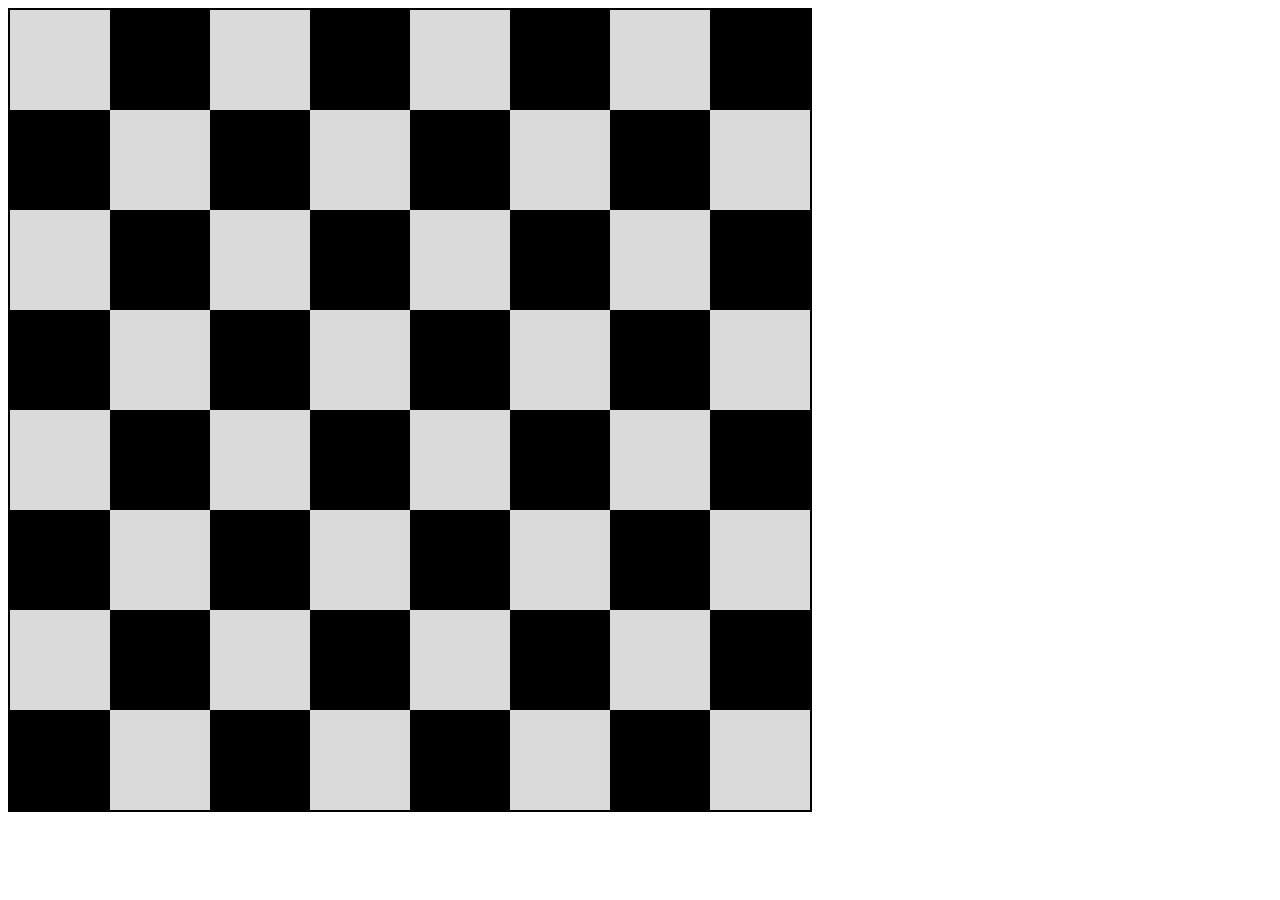
<file: 10.0 Display Grid [done]/index.html>
<!DOCTYPE html>
<html>

<head>
  <title>Chessboard</title>
  <style>
    /* Write your code here */
    /* Each square should be 100px by 100px */
    /* My colours for white: #f0d9b5, black: #b58863 */

    .container {
      display: grid;
      grid-template-columns: 1fr 1fr 1fr 1fr 1fr 1fr 1fr 1fr;
      grid-template-rows: 1fr 1fr 1fr 1fr 1fr 1fr 1fr 1fr;
      width: 800px;
      border: 2px solid black;
    }

    .white, .black {
      width: 100px;
      height: 100px;
    }
    .white {
      background-color: rgb(218, 218, 218);
    }

    .black {
      background-color: black;
    }
  </style>
</head>

<body>
  <div class="container">
    <div class="white"></div>
    <div class="black"></div>
    <div class="white"></div>
    <div class="black"></div>
    <div class="white"></div>
    <div class="black"></div>
    <div class="white"></div>
    <div class="black"></div>
    <div class="black"></div>
    <div class="white"></div>
    <div class="black"></div>
    <div class="white"></div>
    <div class="black"></div>
    <div class="white"></div>
    <div class="black"></div>
    <div class="white"></div>
    <div class="white"></div>
    <div class="black"></div>
    <div class="white"></div>
    <div class="black"></div>
    <div class="white"></div>
    <div class="black"></div>
    <div class="white"></div>
    <div class="black"></div>
    <div class="black"></div>
    <div class="white"></div>
    <div class="black"></div>
    <div class="white"></div>
    <div class="black"></div>
    <div class="white"></div>
    <div class="black"></div>
    <div class="white"></div>
    <div class="white"></div>
    <div class="black"></div>
    <div class="white"></div>
    <div class="black"></div>
    <div class="white"></div>
    <div class="black"></div>
    <div class="white"></div>
    <div class="black"></div>
    <div class="black"></div>
    <div class="white"></div>
    <div class="black"></div>
    <div class="white"></div>
    <div class="black"></div>
    <div class="white"></div>
    <div class="black"></div>
    <div class="white"></div>
    <div class="white"></div>
    <div class="black"></div>
    <div class="white"></div>
    <div class="black"></div>
    <div class="white"></div>
    <div class="black"></div>
    <div class="white"></div>
    <div class="black"></div>
    <div class="black"></div>
    <div class="white"></div>
    <div class="black"></div>
    <div class="white"></div>
    <div class="black"></div>
    <div class="white"></div>
    <div class="black"></div>
    <div class="white"></div>
  </div>
</body>

</html>
</file>
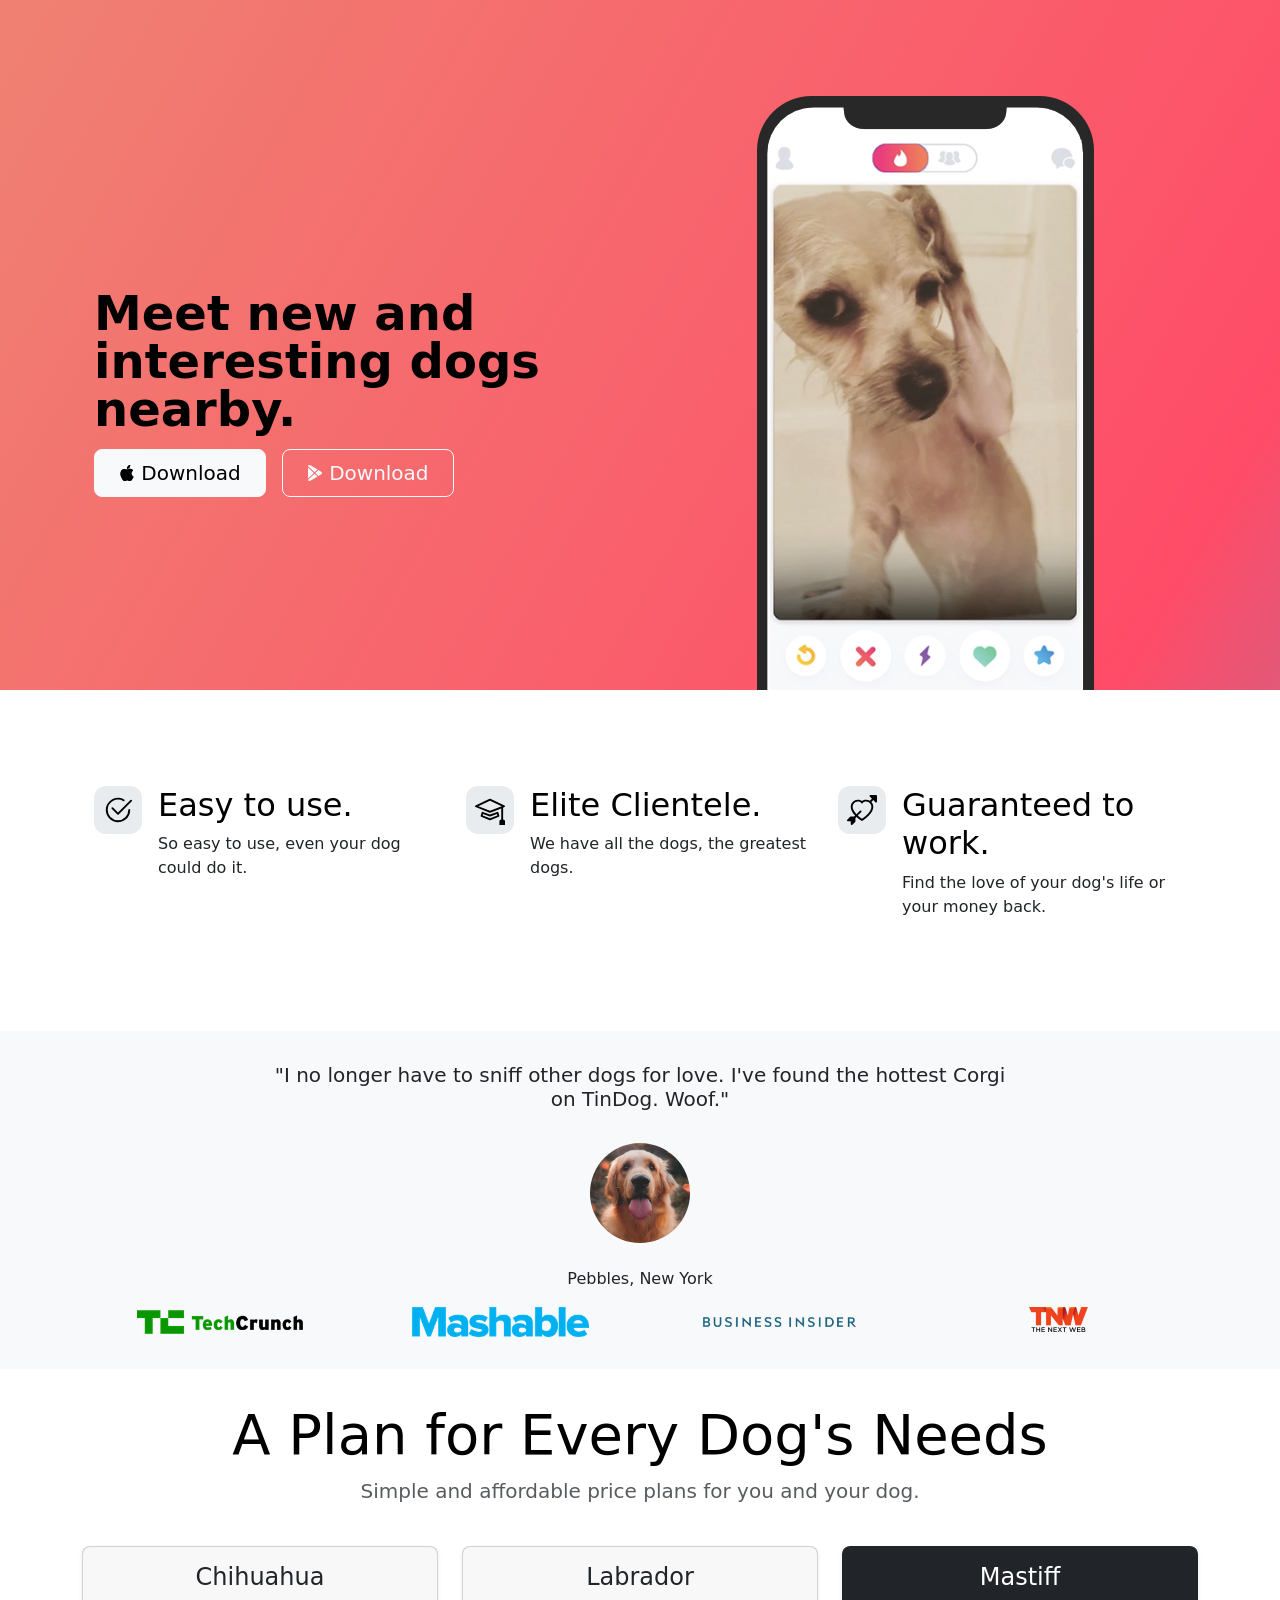
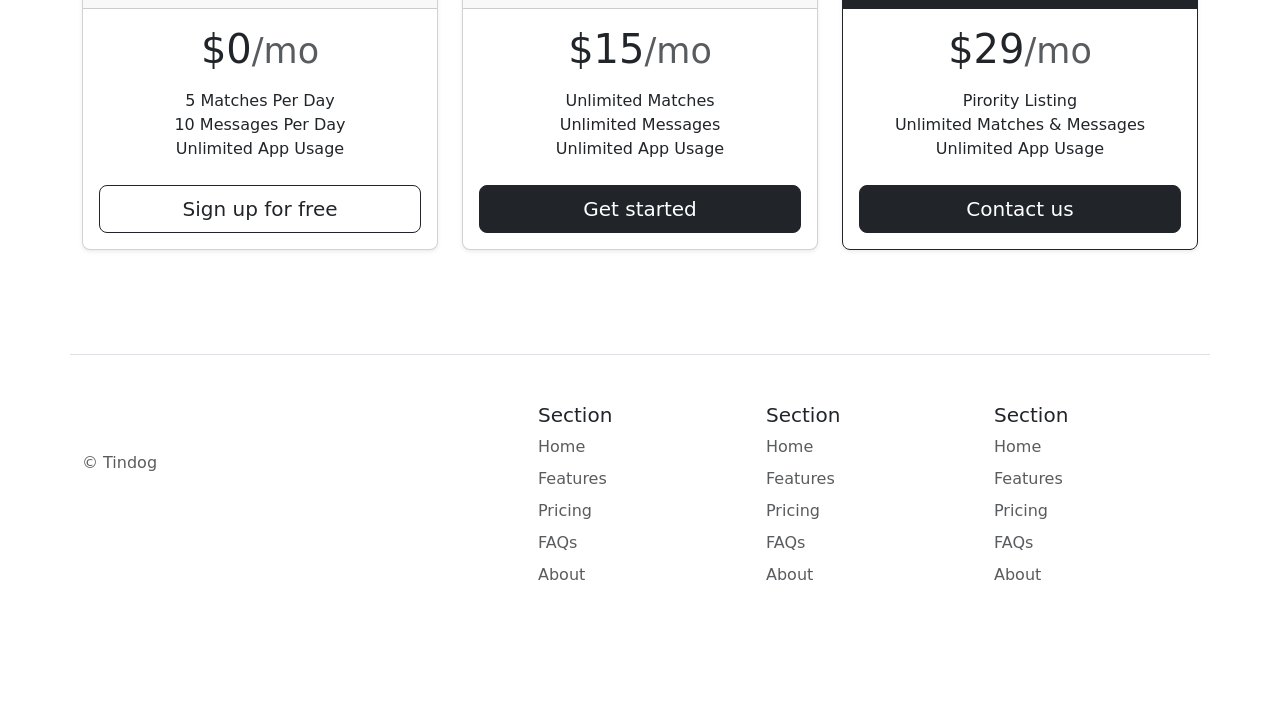
<file: 11.3 TinDog Project/index.html>
<!DOCTYPE html>
<html lang="en">

<head>
  <meta charset="UTF-8">
  <meta name="viewport" content="width=device-width, initial-scale=1.0">
  <title>TinDog</title>
  <link href="https://cdn.jsdelivr.net/npm/bootstrap@5.3.2/dist/css/bootstrap.min.css" rel="stylesheet" integrity="sha384-T3c6CoIi6uLrA9TneNEoa7RxnatzjcDSCmG1MXxSR1GAsXEV/Dwwykc2MPK8M2HN" crossorigin="anonymous">
  <link rel="stylesheet" href="css/style.css">
</head>

<body>

  <!-- Title -->
  <section id="title" class="gradient-background">
    <div class="container col-xxl-8 px-4 pb-0 py-5">
      <div class="row flex-lg-row-reverse align-items-center pb-0 g-5 py-5 ">
        <div class="col-10 col-sm-8 col-lg-6">
          <img src="images/iphone.png" class="d-block mx-lg-auto img-fluid" alt="Bootstrap Themes" height="200px" loading="lazy">
        </div>
        <div class="col-lg-6">
          <h1 class="display-5 fw-bold text-body-emphasis lh-1 mb-3">Meet new and interesting dogs nearby.</h1>
          <div class="d-grid gap-2 d-md-flex justify-content-md-start">
            <button type="button" class="btn btn-light btn-lg px-4 me-md-2"><svg xmlns="http://www.w3.org/2000/svg" width="16" height="16" fill="currentColor" class="bi bi-apple mb-1" viewBox="0 0 16 16"><path d="M11.182.008C11.148-.03 9.923.023 8.857 1.18c-1.066 1.156-.902 2.482-.878 2.516.024.034 1.52.087 2.475-1.258.955-1.345.762-2.391.728-2.43Zm3.314 11.733c-.048-.096-2.325-1.234-2.113-3.422.212-2.189 1.675-2.789 1.698-2.854.023-.065-.597-.79-1.254-1.157a3.692 3.692 0 0 0-1.563-.434c-.108-.003-.483-.095-1.254.116-.508.139-1.653.589-1.968.607-.316.018-1.256-.522-2.267-.665-.647-.125-1.333.131-1.824.328-.49.196-1.422.754-2.074 2.237-.652 1.482-.311 3.83-.067 4.56.244.729.625 1.924 1.273 2.796.576.984 1.34 1.667 1.659 1.899.319.232 1.219.386 1.843.067.502-.308 1.408-.485 1.766-.472.357.013 1.061.154 1.782.539.571.197 1.111.115 1.652-.105.541-.221 1.324-1.059 2.238-2.758.347-.79.505-1.217.473-1.282Z" /><path d="M11.182.008C11.148-.03 9.923.023 8.857 1.18c-1.066 1.156-.902 2.482-.878 2.516.024.034 1.52.087 2.475-1.258.955-1.345.762-2.391.728-2.43Zm3.314 11.733c-.048-.096-2.325-1.234-2.113-3.422.212-2.189 1.675-2.789 1.698-2.854.023-.065-.597-.79-1.254-1.157a3.692 3.692 0 0 0-1.563-.434c-.108-.003-.483-.095-1.254.116-.508.139-1.653.589-1.968.607-.316.018-1.256-.522-2.267-.665-.647-.125-1.333.131-1.824.328-.49.196-1.422.754-2.074 2.237-.652 1.482-.311 3.83-.067 4.56.244.729.625 1.924 1.273 2.796.576.984 1.34 1.667 1.659 1.899.319.232 1.219.386 1.843.067.502-.308 1.408-.485 1.766-.472.357.013 1.061.154 1.782.539.571.197 1.111.115 1.652-.105.541-.221 1.324-1.059 2.238-2.758.347-.79.505-1.217.473-1.282Z" /></svg> Download</button>
            <button type="button" class="btn btn-outline-light btn-lg px-4"><svg xmlns="http://www.w3.org/2000/svg" width="16" height="16" fill="currentColor" class="bi bi-google-play mb-1" viewBox="0 0 16 16"><path d="M14.222 9.374c1.037-.61 1.037-2.137 0-2.748L11.528 5.04 8.32 8l3.207 2.96 2.694-1.586Zm-3.595 2.116L7.583 8.68 1.03 14.73c.201 1.029 1.36 1.61 2.303 1.055l7.294-4.295ZM1 13.396V2.603L6.846 8 1 13.396ZM1.03 1.27l6.553 6.05 3.044-2.81L3.333.215C2.39-.341 1.231.24 1.03 1.27Z" /></svg> Download</button>
          </div>
        </div>
      </div>
    </div>
  </section>
  <!-- Features -->
  <section id="features">
    <div class="container px-4 py-5" id="hanging-icons">
      <div class="row g-4 py-5 row-cols-1 row-cols-lg-3">
        <div class="col d-flex align-items-start">
          <div class="icon-square text-body-emphasis bg-body-secondary d-inline-flex align-items-center justify-content-center fs-4 flex-shrink-0 me-3">
            <svg xmlns="http://www.w3.org/2000/svg" height="30" fill="currentColor" class="bi bi-check2-circle" viewBox="0 0 16 16"><path d="M2.5 8a5.5 5.5 0 0 1 8.25-4.764.5.5 0 0 0 .5-.866A6.5 6.5 0 1 0 14.5 8a.5.5 0 0 0-1 0 5.5 5.5 0 1 1-11 0z" /><path d="M15.354 3.354a.5.5 0 0 0-.708-.708L8 9.293 5.354 6.646a.5.5 0 1 0-.708.708l3 3a.5.5 0 0 0 .708 0l7-7z" /></svg>
          </div>
          <div>
            <h3 class="fs-2 text-body-emphasis">Easy to use.</h3>
            <p>So easy to use, even your dog could do it.</p>
          </div>
        </div>
        <div class="col d-flex align-items-start">
          <div class="icon-square text-body-emphasis bg-body-secondary d-inline-flex align-items-center justify-content-center fs-4 flex-shrink-0 me-3">
            <svg xmlns="http://www.w3.org/2000/svg" height="30" fill="currentColor" class="bi bi-mortarboard" viewBox="0 0 16 16"><path d="M8.211 2.047a.5.5 0 0 0-.422 0l-7.5 3.5a.5.5 0 0 0 .025.917l7.5 3a.5.5 0 0 0 .372 0L14 7.14V13a1 1 0 0 0-1 1v2h3v-2a1 1 0 0 0-1-1V6.739l.686-.275a.5.5 0 0 0 .025-.917l-7.5-3.5ZM8 8.46 1.758 5.965 8 3.052l6.242 2.913L8 8.46Z"/><path d="M4.176 9.032a.5.5 0 0 0-.656.327l-.5 1.7a.5.5 0 0 0 .294.605l4.5 1.8a.5.5 0 0 0 .372 0l4.5-1.8a.5.5 0 0 0 .294-.605l-.5-1.7a.5.5 0 0 0-.656-.327L8 10.466 4.176 9.032Zm-.068 1.873.22-.748 3.496 1.311a.5.5 0 0 0 .352 0l3.496-1.311.22.748L8 12.46l-3.892-1.556Z"/></svg>
          </div>
          <div>
            <h3 class="fs-2 text-body-emphasis">Elite Clientele.</h3>
            <p>We have all the dogs, the greatest dogs.</p>
          </div>
        </div>
        <div class="col d-flex align-items-start">
          <div class="icon-square text-body-emphasis bg-body-secondary d-inline-flex align-items-center justify-content-center fs-4 flex-shrink-0 me-3">
            <svg xmlns="http://www.w3.org/2000/svg" height="30" fill="currentColor" class="bi bi-arrow-through-heart" viewBox="0 0 16 16"><path fill-rule="evenodd" d="M2.854 15.854A.5.5 0 0 1 2 15.5V14H.5a.5.5 0 0 1-.354-.854l1.5-1.5A.5.5 0 0 1 2 11.5h1.793l.53-.53c-.771-.802-1.328-1.58-1.704-2.32-.798-1.575-.775-2.996-.213-4.092C3.426 2.565 6.18 1.809 8 3.233c1.25-.98 2.944-.928 4.212-.152L13.292 2 12.147.854A.5.5 0 0 1 12.5 0h3a.5.5 0 0 1 .5.5v3a.5.5 0 0 1-.854.354L14 2.707l-1.006 1.006c.236.248.44.531.6.845.562 1.096.585 2.517-.213 4.092-.793 1.563-2.395 3.288-5.105 5.08L8 13.912l-.276-.182a21.86 21.86 0 0 1-2.685-2.062l-.539.54V14a.5.5 0 0 1-.146.354l-1.5 1.5Zm2.893-4.894A20.419 20.419 0 0 0 8 12.71c2.456-1.666 3.827-3.207 4.489-4.512.679-1.34.607-2.42.215-3.185-.817-1.595-3.087-2.054-4.346-.761L8 4.62l-.358-.368c-1.259-1.293-3.53-.834-4.346.761-.392.766-.464 1.845.215 3.185.323.636.815 1.33 1.519 2.065l1.866-1.867a.5.5 0 1 1 .708.708L5.747 10.96Z" /></svg>
          </div>
          <div>
            <h3 class="fs-2 text-body-emphasis">Guaranteed to work.</h3>
            <p>Find the love of your dog's life or your money back.</p>
          </div>
        </div>
      </div>
    </div>
  </section>
  <!-- Testimonial -->
  <section id="testimonial">
      <div class="p-3 text-center bg-body-tertiary">
        <div class="container py-3">
          <h3 class="col-lg-8 mx-auto h5">"I no longer have to sniff other dogs for love. I've found the hottest Corgi on TinDog. Woof."</h3><br>
          <img src="images/dog-img.jpg" alt="doggy" class="rounded-circle" height="100px"><br><br>
          <p>Pebbles, New York</p>
          <div class="container">
            <div class="row">
              <div class="col-md-3 col-sm-12"><img src="images/techcrunch.png" alt="techcrunch" height="30rem"></div>
              <div class="col-md-3 col-sm-12"><img src="images/mashable.png" alt="mashable" height="30rem"></div>
              <div class="col-md-3 col-sm-12"><img src="images/bizinsider.png" alt="bizinsider" height="30rem"></div>
              <div class="col-md-3 col-sm-12"><img src="images/tnw.png" alt="tnw" height="25"></div>
          </div>
          </div>
      </div>
  </section>
  <!-- Pricing -->
  <section id="pricing">
    <div class="container py-3">
        <div class="pricing-header p-3 pb-md-4 mx-auto text-center">
          <h1 class="display-4 fw-normal text-body-emphasis">A Plan for Every Dog's Needs</h1>
          <p class="fs-5 text-body-secondary">Simple and affordable price plans for you and your dog.</p>
        </div>
    
        <div class="row row-cols-1 row-cols-md-3 mb-3 text-center">
          <div class="col">
            <div class="card mb-4 rounded-3 shadow-sm">
              <div class="card-header py-3">
                <h4 class="my-0 fw-normal">Chihuahua</h4>
              </div>
              <div class="card-body">
                <h1 class="card-title pricing-card-title">$0<small class="text-body-secondary fw-light">/mo</small></h1>
                <ul class="list-unstyled mt-3 mb-4">
                  <li>5 Matches Per Day</li>
                  <li>10 Messages Per Day</li>
                  <li>Unlimited App Usage</li>
                </ul>
                <button type="button" class="w-100 btn btn-lg btn-outline-dark">Sign up for free</button>
              </div>
            </div>
          </div>
          <div class="col">
            <div class="card mb-4 rounded-3 shadow-sm">
              <div class="card-header py-3">
                <h4 class="my-0 fw-normal">Labrador</h4>
              </div>
              <div class="card-body">
                <h1 class="card-title pricing-card-title">$15<small class="text-body-secondary fw-light">/mo</small></h1>
                <ul class="list-unstyled mt-3 mb-4">
                  <li>Unlimited Matches</li>
                  <li>Unlimited Messages</li>
                  <li>Unlimited App Usage</li>
                </ul>
                <button type="button" class="w-100 btn btn-lg btn-dark">Get started</button>
              </div>
            </div>
          </div>
          <div class="col">
            <div class="card mb-4 rounded-3 shadow-sm border-dark">
              <div class="card-header py-3 text-bg-dark border-dark">
                <h4 class="my-0 fw-normal">Mastiff</h4>
              </div>
              <div class="card-body">
                <h1 class="card-title pricing-card-title">$29<small class="text-body-secondary fw-light">/mo</small></h1>
                <ul class="list-unstyled mt-3 mb-4">
                  <li>Pirority Listing</li>
                  <li>Unlimited Matches & Messages</li>
                  <li>Unlimited App Usage</li>
                </ul>
                <button type="button" class="w-100 btn btn-lg btn-dark">Contact us</button>
              </div>
            </div>
          </div>
        </div>
      </div>
  </section>
  <!-- Footer -->
  <section id="footer">
    <div class="container">
      <footer class="row row-cols-1 row-cols-sm-2 row-cols-md-5 py-5 my-5 border-top">
        <div class="col mb-3">
          <a href="/" class="d-flex align-items-center mb-3 link-body-emphasis text-decoration-none">
            <svg class="bi me-2" width="40" height="32"><use xlink:href="#bootstrap"></use></svg>
          </a>
          <p class="text-body-secondary">© Tindog</p>
        </div>
    
        <div class="col mb-3">
    
        </div>
    
        <div class="col mb-3">
          <h5>Section</h5>
          <ul class="nav flex-column">
            <li class="nav-item mb-2"><a href="#" class="nav-link p-0 text-body-secondary">Home</a></li>
            <li class="nav-item mb-2"><a href="#" class="nav-link p-0 text-body-secondary">Features</a></li>
            <li class="nav-item mb-2"><a href="#" class="nav-link p-0 text-body-secondary">Pricing</a></li>
            <li class="nav-item mb-2"><a href="#" class="nav-link p-0 text-body-secondary">FAQs</a></li>
            <li class="nav-item mb-2"><a href="#" class="nav-link p-0 text-body-secondary">About</a></li>
          </ul>
        </div>
    
        <div class="col mb-3">
          <h5>Section</h5>
          <ul class="nav flex-column">
            <li class="nav-item mb-2"><a href="#" class="nav-link p-0 text-body-secondary">Home</a></li>
            <li class="nav-item mb-2"><a href="#" class="nav-link p-0 text-body-secondary">Features</a></li>
            <li class="nav-item mb-2"><a href="#" class="nav-link p-0 text-body-secondary">Pricing</a></li>
            <li class="nav-item mb-2"><a href="#" class="nav-link p-0 text-body-secondary">FAQs</a></li>
            <li class="nav-item mb-2"><a href="#" class="nav-link p-0 text-body-secondary">About</a></li>
          </ul>
        </div>
    
        <div class="col mb-3">
          <h5>Section</h5>
          <ul class="nav flex-column">
            <li class="nav-item mb-2"><a href="#" class="nav-link p-0 text-body-secondary">Home</a></li>
            <li class="nav-item mb-2"><a href="#" class="nav-link p-0 text-body-secondary">Features</a></li>
            <li class="nav-item mb-2"><a href="#" class="nav-link p-0 text-body-secondary">Pricing</a></li>
            <li class="nav-item mb-2"><a href="#" class="nav-link p-0 text-body-secondary">FAQs</a></li>
            <li class="nav-item mb-2"><a href="#" class="nav-link p-0 text-body-secondary">About</a></li>
          </ul>
        </div>
      </footer>
    </div>
  </section>
  <script src="https://cdn.jsdelivr.net/npm/bootstrap@5.3.2/dist/js/bootstrap.bundle.min.js" integrity="sha384-C6RzsynM9kWDrMNeT87bh95OGNyZPhcTNXj1NW7RuBCsyN/o0jlpcV8Qyq46cDfL" crossorigin="anonymous"></script>
</body>

</html>
</file>
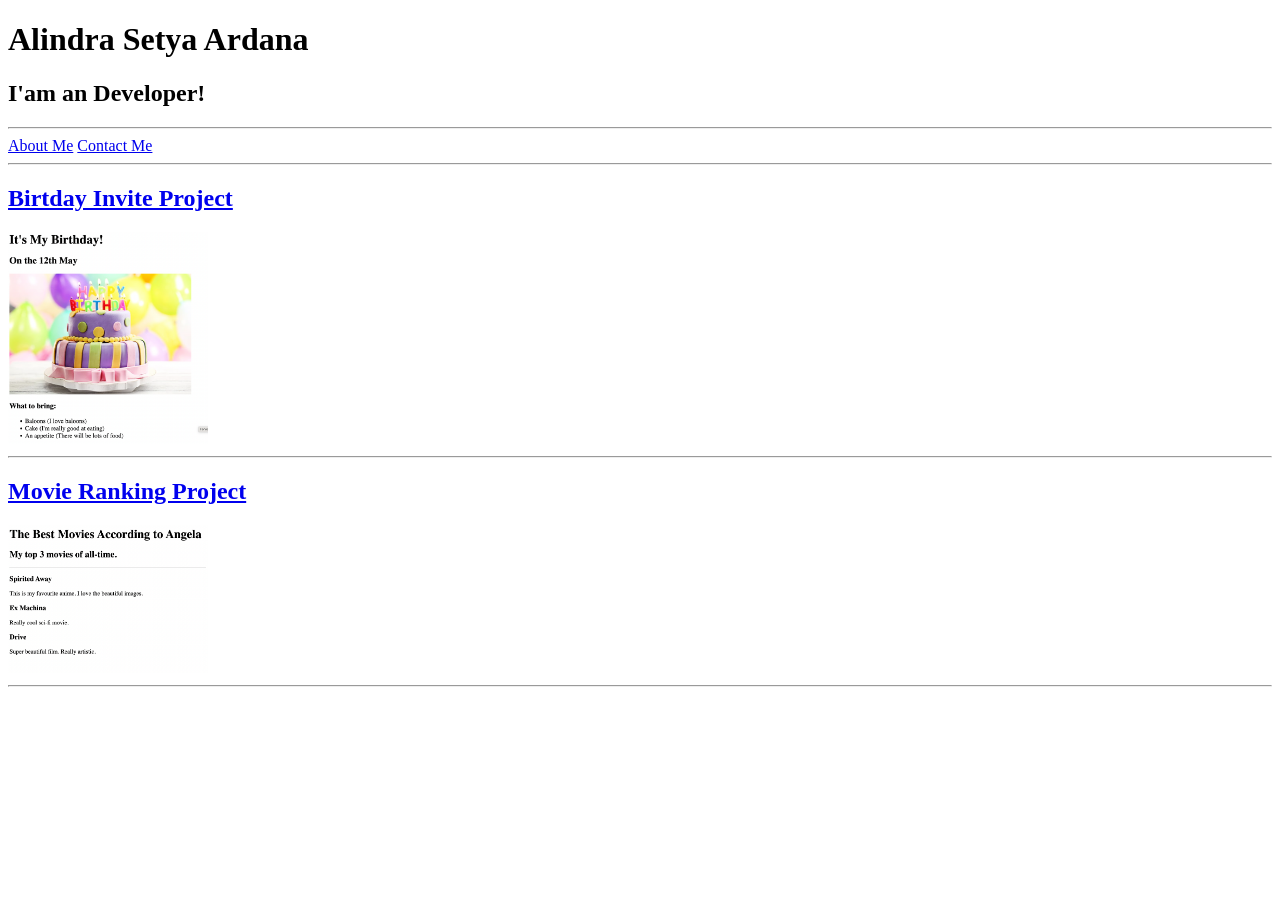
<file: 4.3 HTML Porfolio Project [done]/index.html>
<!DOCTYPE html>
<html>
    <head>
        <meta charset="UTF-8">
        <title>Alindra Setya Ardana</title>
    </head>

    <body>
        <h1>Alindra Setya Ardana</h1>
        <h2>I'am an Developer!</h2>
        <hr>
        <a href="public/about.html">About Me</a>
        <a href="public/contact.html">Contact Me</a>
        <hr>
        <h2><a href="public/birthday-invite.html">Birtday Invite Project</a></h2>
        <img src="assets/images/birthday-invite.png" alt="Birday-invite-img" width="200">
        <a href="public/birthday-invite.html"></a>
        <hr>
        <h2><a href="public/movie-ranking.html">Movie Ranking Project</a></h2>
        <img src="assets/images/movie-ranking.png" alt="Movie-ranking-img" width="200">
        <a href="public/birthday-invite.html"></a>
        <hr>
    </body>
</html>
</file>
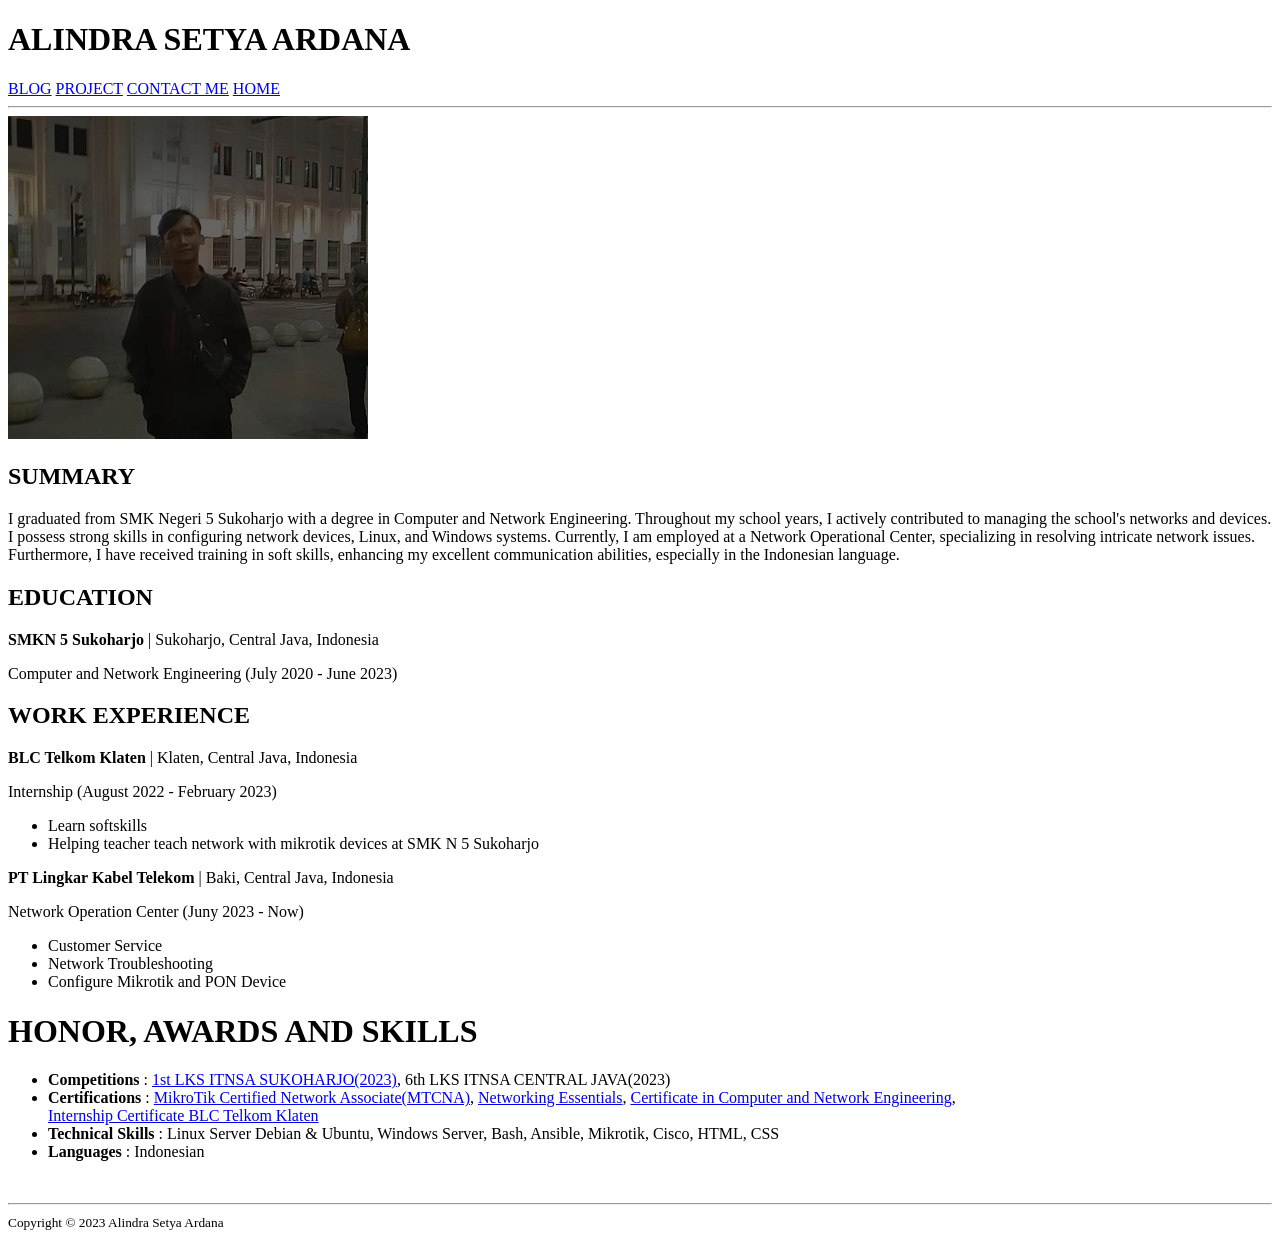
<file: 4.31 Capstone Project Pertama [done]/index.html>
<!DOCTYPE html>
<html>
    <head>
        <meta charset="UTF-8">
        <title>Alindra Setya Ardana</title>
    </head>

    <body>
        <header>
            <h1>ALINDRA SETYA ARDANA </h1>
            <a href="public/blog.html">BLOG</a>
            <a href="public/project.html">PROJECT</a>
            <a href="public/contact-me.html">CONTACT ME</a>
            <a href="index.html">HOME</a>
            <hr>
        </header>

        <img src="assets/images/fotoku.png" alt="Alindra Photo">

        <h2>SUMMARY</h2>
        <p>I graduated from SMK Negeri 5 Sukoharjo with a degree in Computer and Network Engineering. Throughout my school years, I actively contributed to managing the school's networks and devices. I possess strong skills in configuring network devices, Linux, and Windows systems. Currently, I am employed at a Network Operational Center, specializing in resolving intricate network issues. Furthermore, I have received training in soft skills, enhancing my excellent communication abilities, especially in the Indonesian language.</p>
        <h2>EDUCATION</h2>
        <p><b>SMKN 5 Sukoharjo</b> | Sukoharjo, Central Java, Indonesia</p>
        <p>Computer and Network Engineering (July 2020 - June 2023)</p>
        <h2>WORK EXPERIENCE</h2>
        <p><b>BLC Telkom Klaten</b> | Klaten, Central Java, Indonesia</p>
        <p>Internship (August 2022 - February 2023)</p>
        <ul>
            <li>Learn softskills</li>
            <li>Helping teacher teach network with mikrotik devices at SMK N 5 Sukoharjo</li>
        </ul>
        <p><b>PT Lingkar Kabel Telekom</b> | Baki, Central Java, Indonesia</p>
        <p>Network Operation Center (Juny 2023 - Now)</p>
        <ul>
            <li>Customer Service</li>
            <li>Network Troubleshooting</li>
            <li>Configure Mikrotik and PON Device</li>
        </ul>
        <h1>HONOR, AWARDS AND SKILLS</h1>
        <ul>
            <li><b>Competitions</b> : <a href="https://drive.google.com/file/d/1sES2rn5CBg7fy8msSFIzH5EwsKO966dG/view?usp=drive_link">1st LKS ITNSA SUKOHARJO(2023)</a>, 6th LKS ITNSA CENTRAL JAVA(2023)</li>
            <li><b>Certifications</b> : <a href="https://drive.google.com/file/d/1BsVlyUDO_J5e2di5KI9KDA75PY8ckEhS/view?usp=drive_link">MikroTik Certified Network Associate(MTCNA)</a>, <a href="https://drive.google.com/file/d/14dEQXqkds4Wmb2UjXamyUU5zVypxxQNX/view?usp=drive_link">Networking Essentials</a>, <a href="https://drive.google.com/file/d/1XY5Nhxonz89bslzXZw4jCXnBh22dvTfS/view?usp=drive_link">Certificate in Computer and Network Engineering</a>,<br><a href="https://drive.google.com/file/d/1QggpT1wke2r8UcKQGFXGa-1qQvQ0VzNJ/view?usp=drive_link">Internship Certificate BLC Telkom Klaten</a></li>
            <li><b>Technical Skills</b> : Linux Server Debian & Ubuntu, Windows Server, Bash, Ansible, Mikrotik, Cisco, HTML, CSS</li>
            <li><b>Languages</b> : Indonesian</li>
        </ul><br>
        <hr>

        <footer>
            <small>Copyright © 2023 Alindra Setya Ardana</small>
        </footer>
    </body>
</html>
</file>
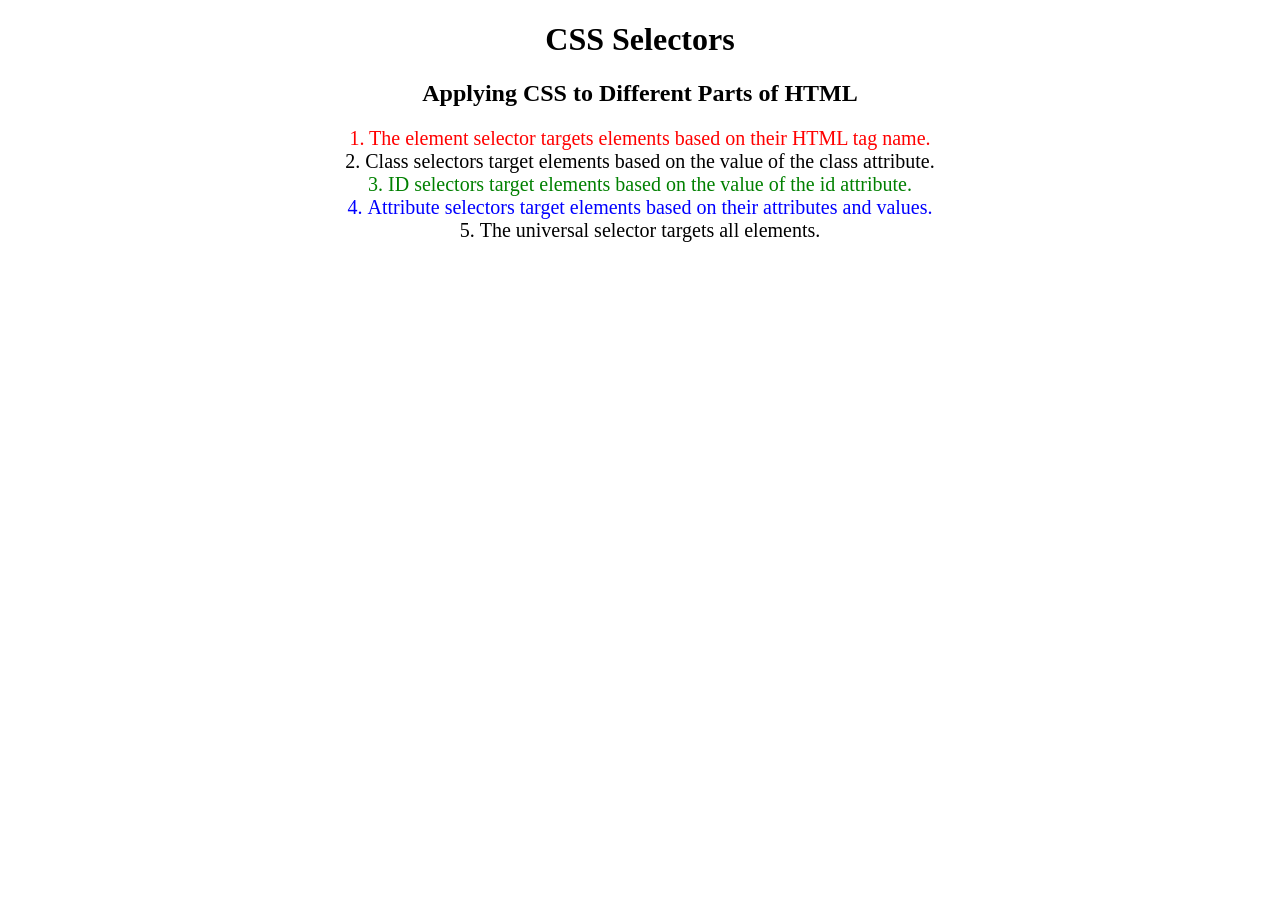
<file: 5.3 CSS Selectors [done]/index.html>
<!DOCTYPE html>
<html lang="en">

<head>
  <meta charset="UTF-8">
  <title>CSS Selectors</title>
  <link rel="stylesheet" href="./style.css" />
</head>

<body>
  <h1>CSS Selectors</h1>
  <h2>Applying CSS to Different Parts of HTML</h2>
  <!-- TODO 1: Set the CSS for all paragraph tags to "color: red" -->
  <p class="note">1. The element selector targets elements based on their HTML tag name.</p>

  <ol>
    <!-- TODO 2: Set the CSS for all elements with a class of "note" to "font-size: 20px" -->
    <li class="note" value="2">Class selectors target elements based on the value of the class attribute.</li>

    <!-- TODO 3: Set the CSS for the element with an id of "id-selector-demo" to "color: green" -->
    <li class="note" id="id-selector-demo" value="3">ID selectors target elements based on the value of the id
      attribute.</li>

    <!-- TODO 4: Set the CSS for the li elements that have the "value" attribute set to "4" to have "color: blue" -->
    <li class="note" value="4">Attribute selectors target elements based on their attributes and values.</li>

    <!-- TODO 5: Set all elements to have "text-align: center" -->
    <li class="note" value="5">The universal selector targets all elements.</li>
  </ol>
</body>

</html>
</file>
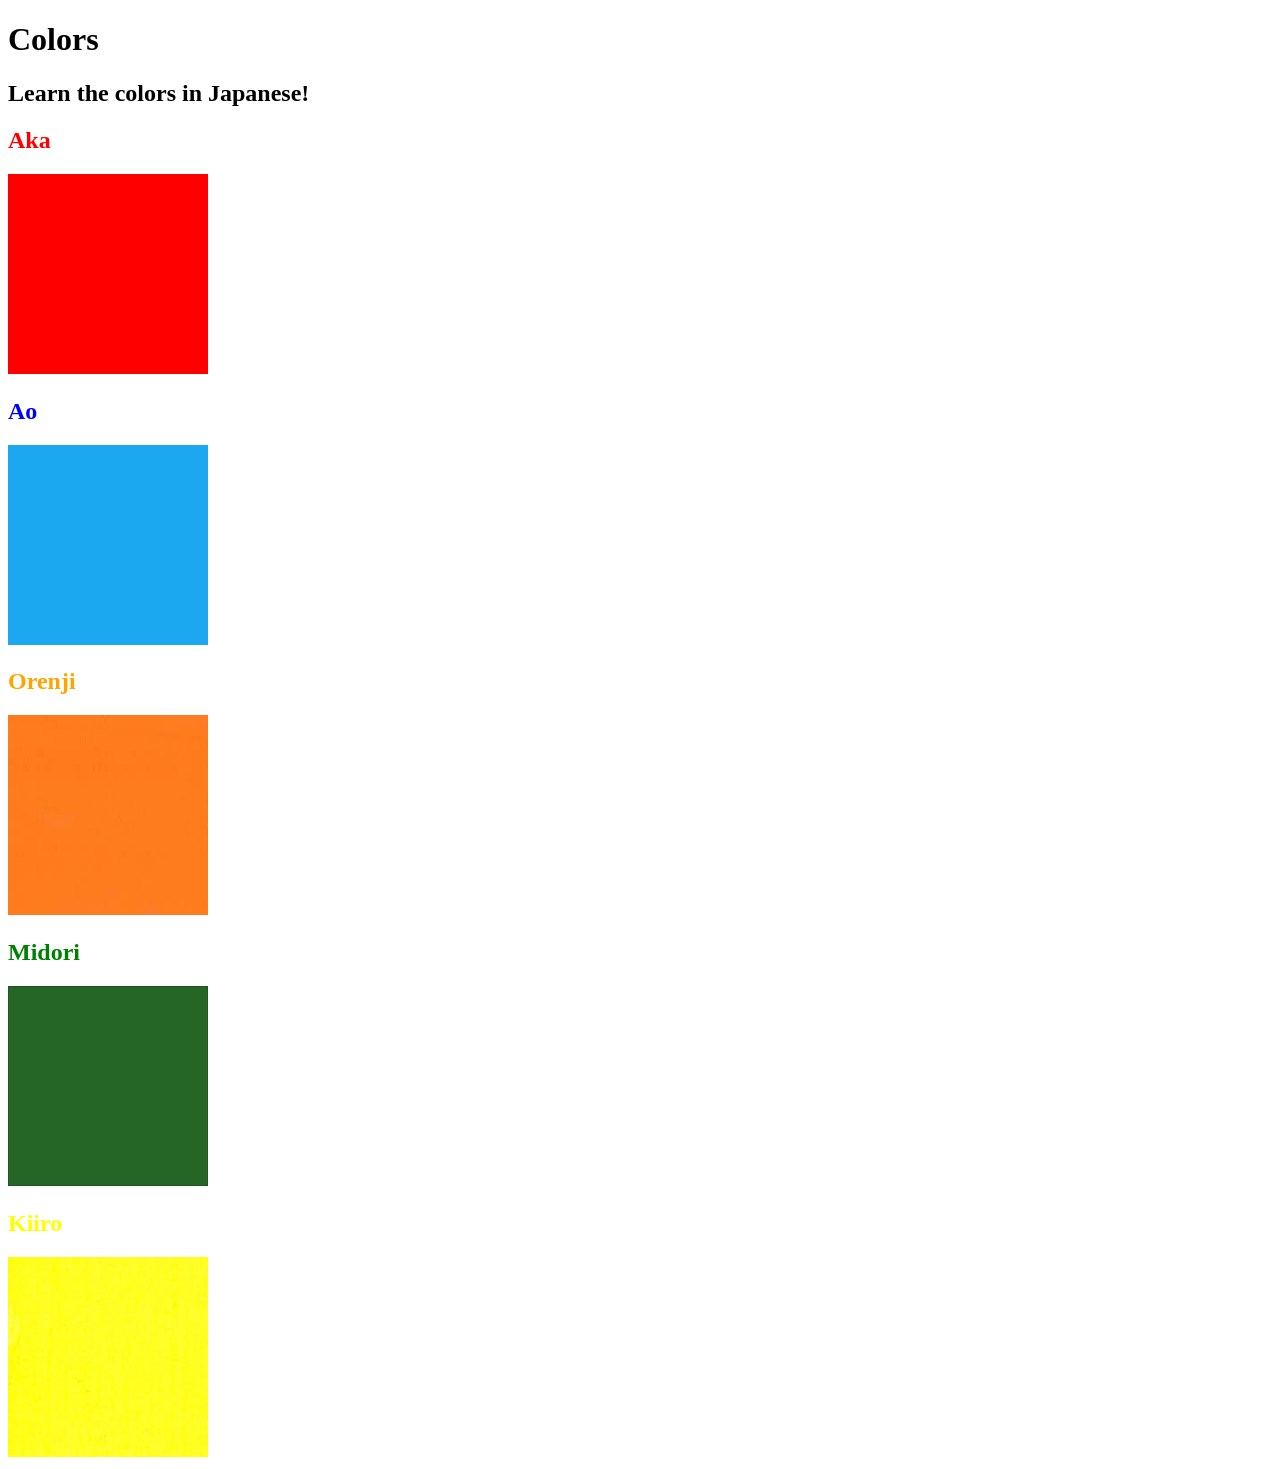
<file: 5.4 Color Vocab Project [done]/index.html>
<!DOCTYPE html>
<html lang="en">

<head>
  <meta charset="UTF-8">
  <title>Japanese Vocabulary</title>
  <link rel="stylesheet" href="./style.css" />
</head>

<body>
  <h1>Colors</h1>
  <h2>Learn the colors in Japanese!</h2>
  <h2 class="color-title" id="red">Aka</h2>
  <img class="color" src="./assets/images/red.png" alt="red" />

  <h2 class="color-title" id="blue">Ao</h2>
  <img src="./assets/images/blue.png" alt="blue" />

  <h2 class="color-title" id="orange">Orenji</h2>
  <img src="./assets/images/orange.png" alt="orange" />

  <h2 class="color-title" id="green">Midori</h2>
  <img src="./assets/images/green.png" alt="green" />

  <h2 class="color-title" id="yellow">Kiiro</h2>
  <img src="./assets/images/yellow.png" alt="yellow" />
</body>

</html>

<!-- 
TODOs
IMPORTANT: You should not need to make ANY CHANGES to index.html
All code should be written in your CSS file.

1. Create a CSS file and incorporate it as an external stylesheet.
2. Use CSS to style each of the color titles to meaning. 
Hint: Use the id to help if you don't know the words in spanish.
3. Use CSS to change all the color titles to have "font-weight: normal;"
4. Use CSS (not HTML) to make all the images 200px heigh and 200px wide. 
Hint: 
https://developer.mozilla.org/en-US/docs/Web/CSS/height
https://developer.mozilla.org/en-US/docs/Web/CSS/width
-->
</file>
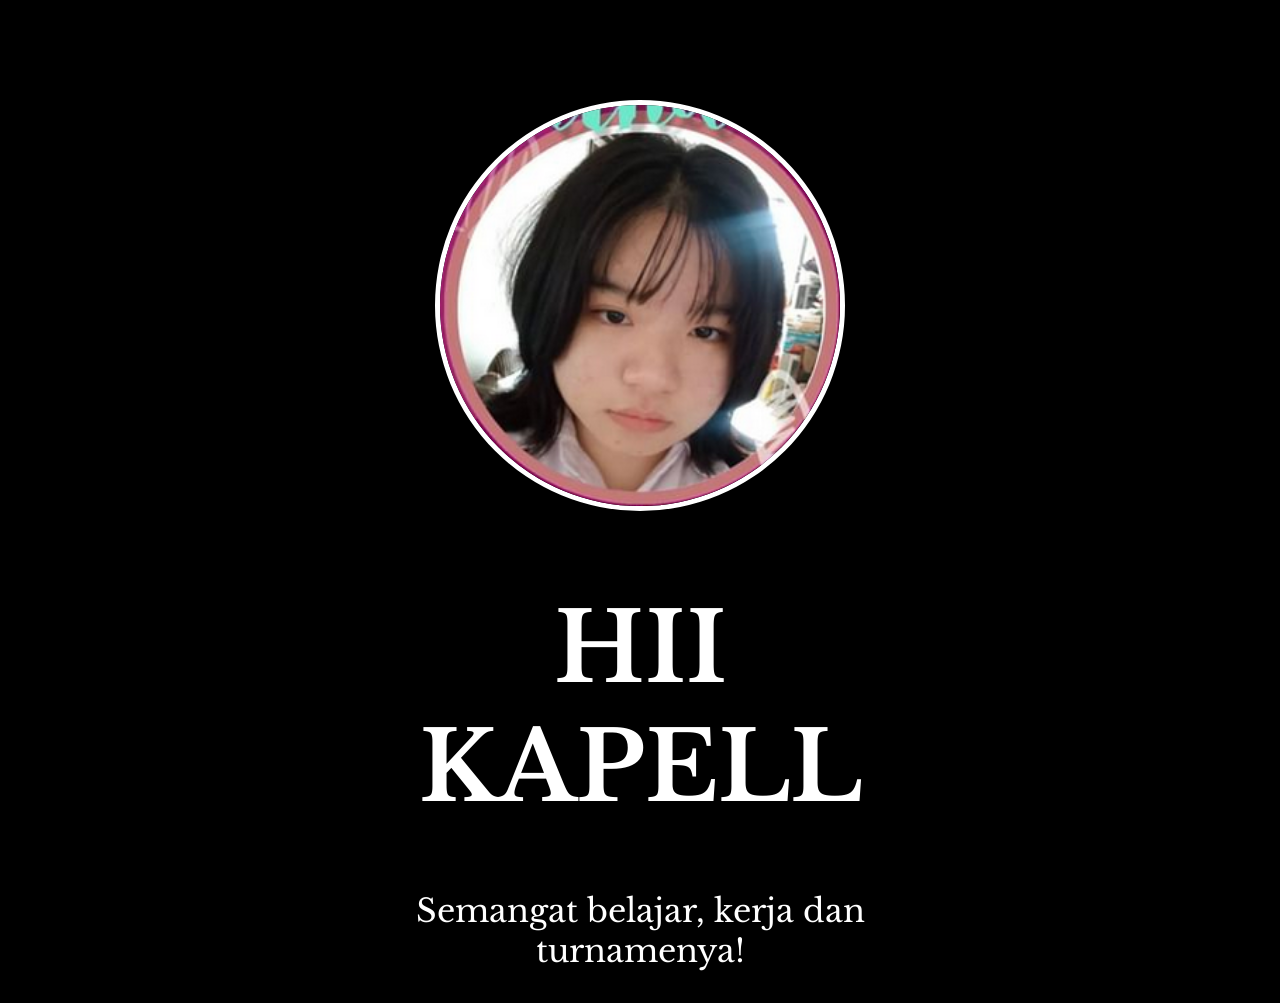
<file: 6.4 Motivation Meme Project [done]/index.html>
<!DOCTYPE html>
<html>
  <head>
    <meta charset="UTF-8">
    <title>Apalu liat liat!</title>
    <link rel="stylesheet" href="style.css">
    <link rel="preconnect" href="https://fonts.googleapis.com">
    <link rel="preconnect" href="https://fonts.gstatic.com" crossorigin>
    <link href="https://fonts.googleapis.com/css2?family=Libre+Baskerville&display=swap" rel="stylesheet">
  </head>

  <body>
    <div class="poster">
      <img src="assets/images/stefanie.png" alt="stefanie-photo">
      <h1>HII KAPELL</h1>
      <p>Semangat belajar, kerja dan turnamenya!</p>
    </div>
  </body>
</html>
</file>
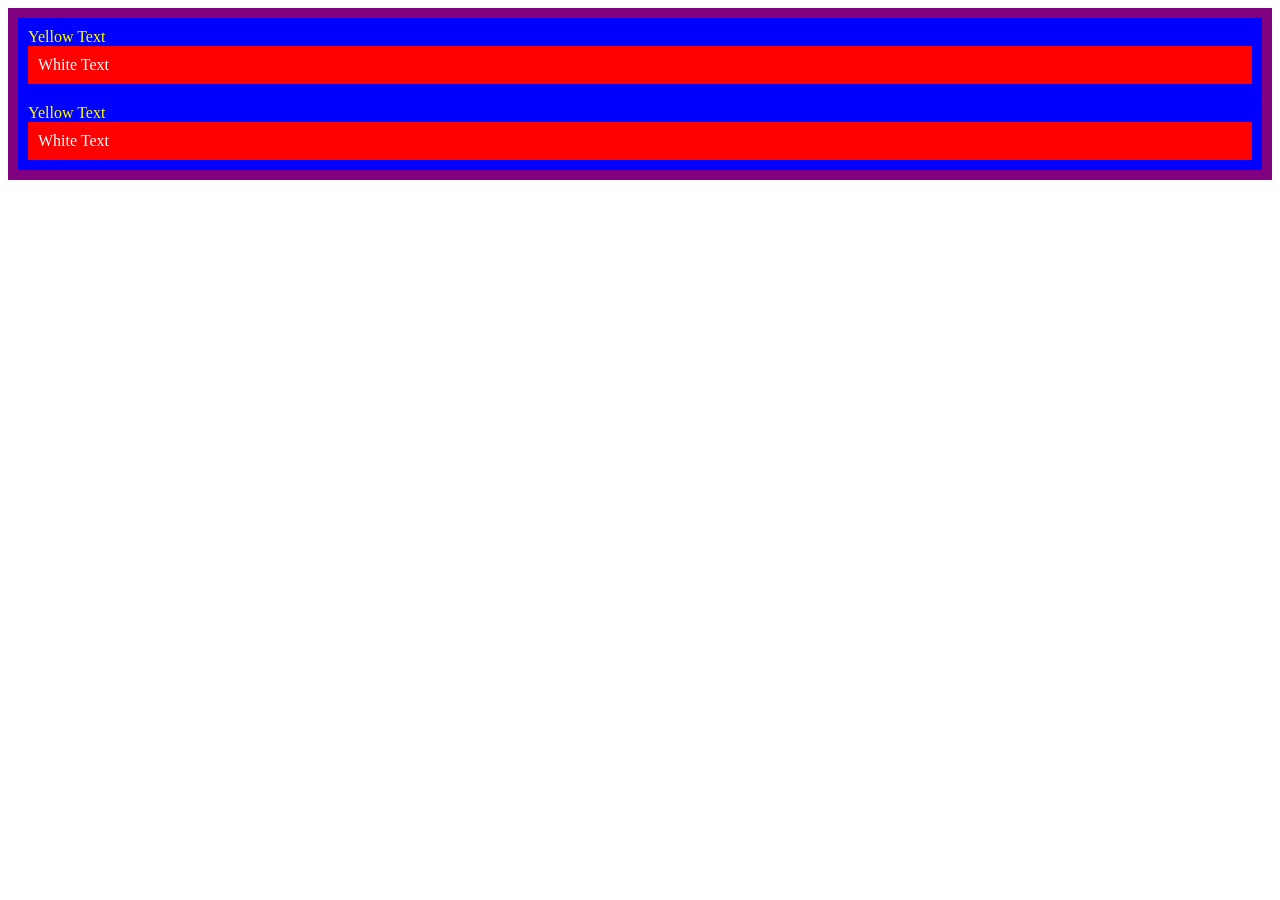
<file: 7.0 CSS Cascade [done]/index.html>
<!DOCTYPE html>
<html lang="en">

<head>
  <meta charset="UTF-8">
  <title>CSS Cascade</title>
  <link rel="stylesheet" href="./style.css">
</head>

<body>
  <div id="outer-box" class="box">
    <div class="box">
      <p>Yellow Text</p>
      <div class="box inner-box">
        <p class="white-text">White Text</p>
      </div>
    </div>
    <div class="box">
      <p>Yellow Text</p>
      <div class="box inner-box">
        <p class="white-text">White Text</p>
      </div>
    </div>
  </div>
</body>

</html>
</file>
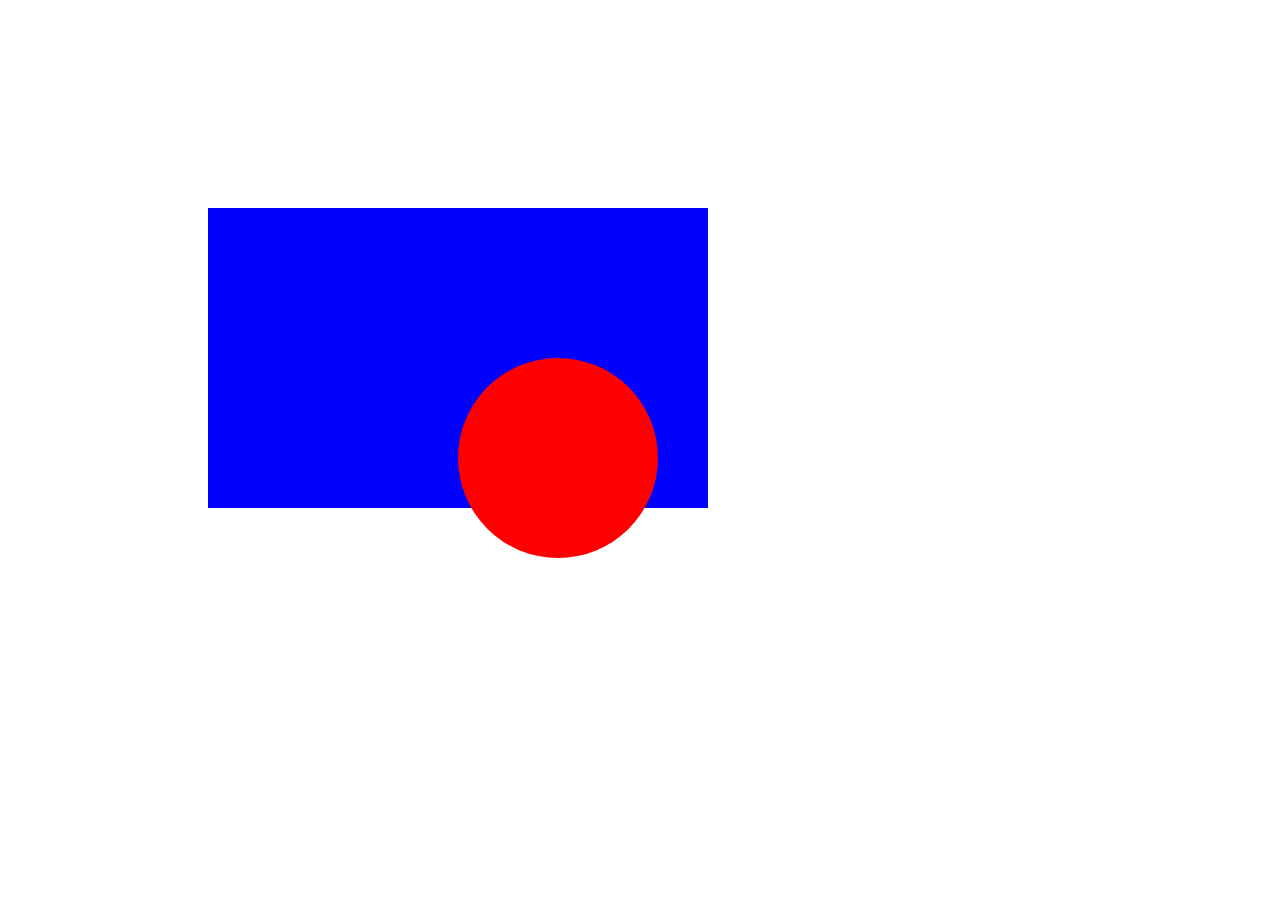
<file: 7.2 CSS Positioning [done]/index.html>
<!DOCTYPE html>
<html>

<head>
  <title>CSS Positioning Exercise</title>
  <style>
    /* Write your code here */

    .blue-box {
      background-color: blue;
      height: 300px;
      width: 500px;
      position: relative;
      top: 200px;
      left: 200px;
    }

    .red-circle {
      background-color: red;
      height: 200px;
      width: 200px;
      border-radius: 50%;
      position: absolute;
      top: 150px;
      left: 250px;
    }
  </style>
</head>

<body>
  <div class="blue-box">
    <div class="red-circle">
    </div>
  </div>

</body>

</html>
</file>
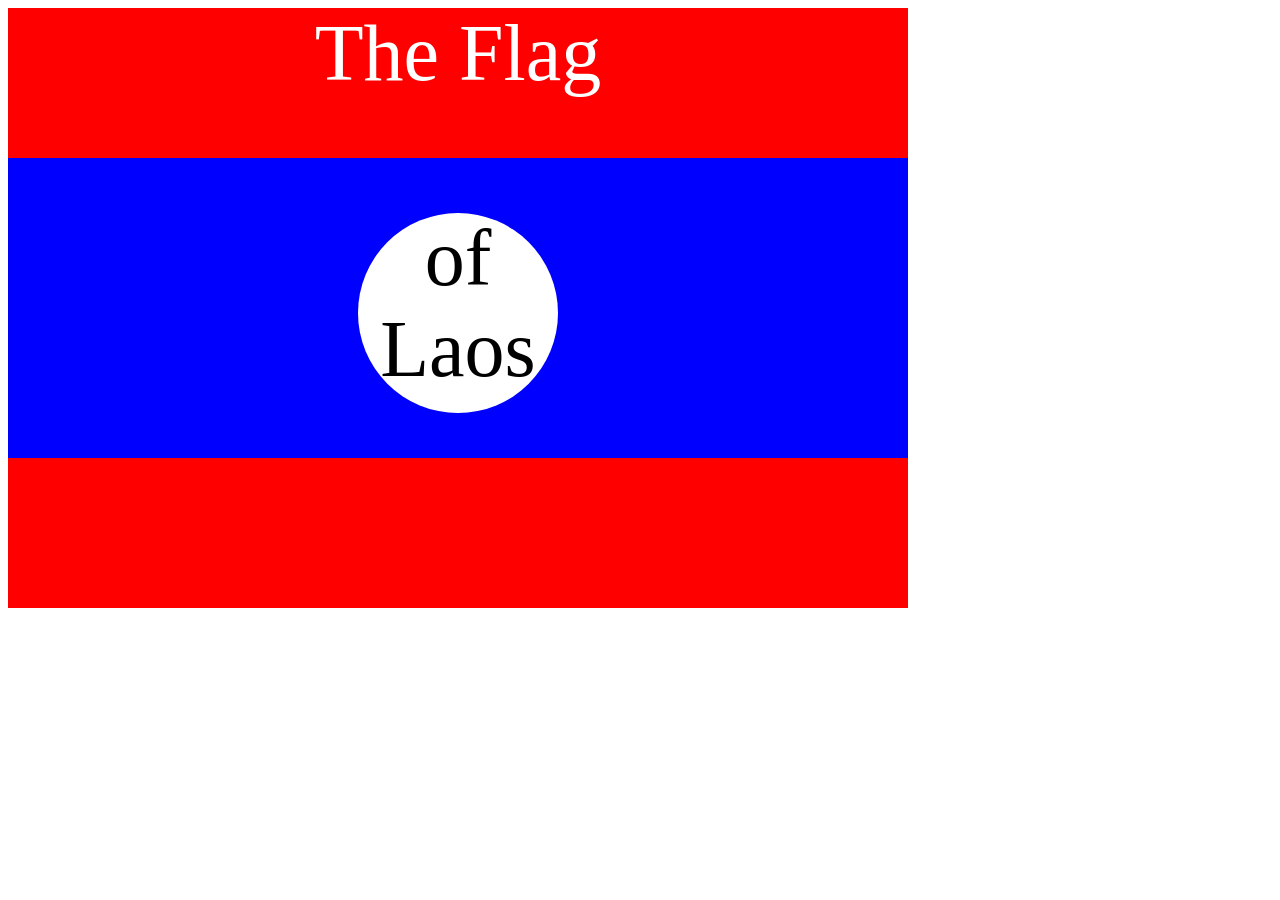
<file: 7.3 CSS Flag Project [done]/index.html>
<!DOCTYPE html>
<html lang="en">

<head>
  <meta charset="UTF-8">
  <title>CSS Flag Project</title>
  <style>
    /* Write your CSS Code here */
    .flag {
      background-color: red;
      height: 600px;
      width: 900px;
      position: relative;
    }

    .flag div {
      background-color: blue;
      width: 100%;
      height: 300px;
      position: absolute;
      top: 25%;
    }

    .flag div div {
      background-color: white;
      height: 200px;
      width: 200px;
      border-radius: 50%;
      position: relative;
      left: 350px;
      top: 55px;
    }

    p {
      margin: 0;
      text-align: center;
      font-size: 80px;
      color: white;
    }

    .flag div div p {
      color: black;
    }
  </style>
</head>

<!-- 
  IMPORTANT! Do not change any HTML
Don't add any classes/ids/elements 
Use what you know about combining selectors 
and CSS specificity instead.
Hint 1: The flag is 900px by 600px and the circle is 200px by 200px.
Hint 2: You can use CSS inspection to get the colors from
https://appbrewery.github.io/flag-of-laos/
-->

<body>
  <div class="flag">
    <p>The Flag</p>
    <div>
      <div>
        <p>of Laos</p>
      </div>
    </div>
  </div>
</body>

</html>
</file>
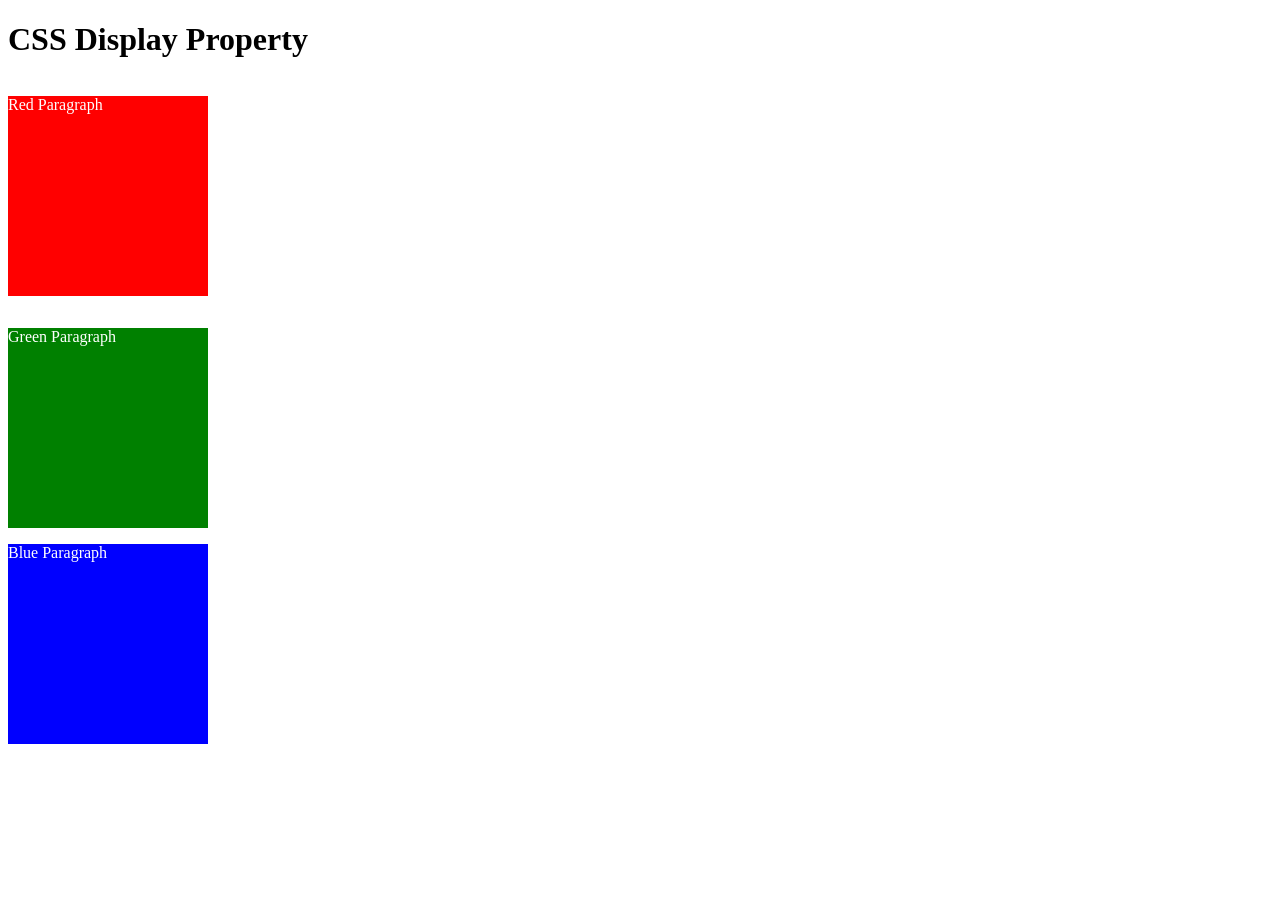
<file: 8.0 CSS Display [done]/index.html>
<!DOCTYPE html>
<html>

<!-- 
  TODO
1. By changing only the display property of the CSS make all 3 squares line up horizontally like in goal1 image.
2. Change only the display property to make all 3 squares line up vertically like in goal2 image. 
-->

<head>
  <title>CSS Display Property Example</title>
  <style>
    p {
      color: white;
    }

    .red {
      display: inline-block;
      width: 200px;
      height: 200px;
      background-color: red;
    }

    .green {
      display: block;
      width: 200px;
      height: 200px;
      background-color: green;
    }

    .blue {
      display: block;
      width: 200px;
      height: 200px;
      background-color: blue;
    }
  </style>
</head>


<body>
  <h1>CSS Display Property</h1>
  <p class="red">Red Paragraph </p>
  <p class="green">Green Paragraph</p>
  <p class="blue">Blue Paragraph</p>
</body>

</html>
</file>
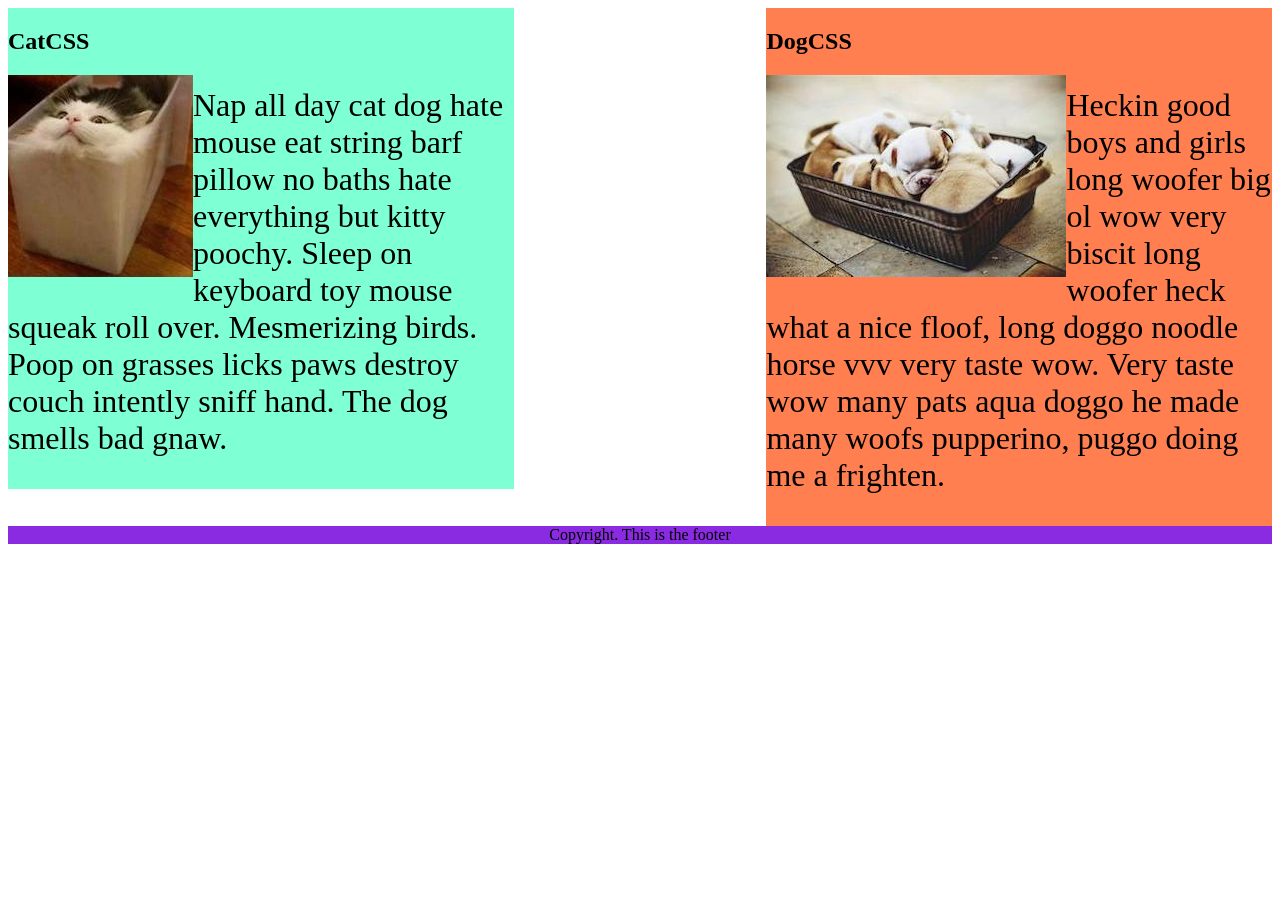
<file: 8.1 CSS Float [done]/index.html>
<!DOCTYPE html>
<html lang="en">

<!-- TODO
1. Make both paragraph elements wrap around the image.
2. Use Float to move the cat div to the left and the dog div to the right.
3. Use clear to make the footer go below both the cat and dog div. -->

<head>
  <meta charset="UTF-8">
  <title>CSS Float</title>
  <style>
    div {
      display: inline-block;
      width: 40%;
    }

    p {
      font-size: 2em;
    }

    .cat {
      background-color: aquamarine;
      float: left;
    }

    .dog {
      background-color: coral;
      float: right;
    }

    img {
      float: left;
    }

    footer {
      clear: both;
      text-align: center;
      background-color: blueviolet;
    }
  </style>
</head>

<body>
  <div class="cat">
    <h2>CatCSS</h2>

    <img src="cat.jpeg" alt="cat in a box"/>
    <p class="first-paragraph">Nap all day cat dog hate mouse eat string barf pillow no baths hate everything but kitty
      poochy. Sleep on keyboard
      toy
      mouse squeak roll over. Mesmerizing birds. Poop on grasses licks paws destroy couch intently sniff hand. The dog
      smells
      bad gnaw.</p>
  </div>
  <div class="dog">
    <h2>DogCSS</h2>
    <img src="dog.jpeg" alt="dogs in a box" />
    <p class="second-paragraph">Heckin good boys and girls long woofer big ol wow very biscit long woofer heck what a
      nice
      floof, long doggo noodle
      horse vvv very taste wow. Very taste wow many pats aqua doggo he made many woofs pupperino, puggo doing me a
      frighten.</p>
  </div>

  <footer>Copyright. This is the footer</footer>
</body>

</html>
</file>
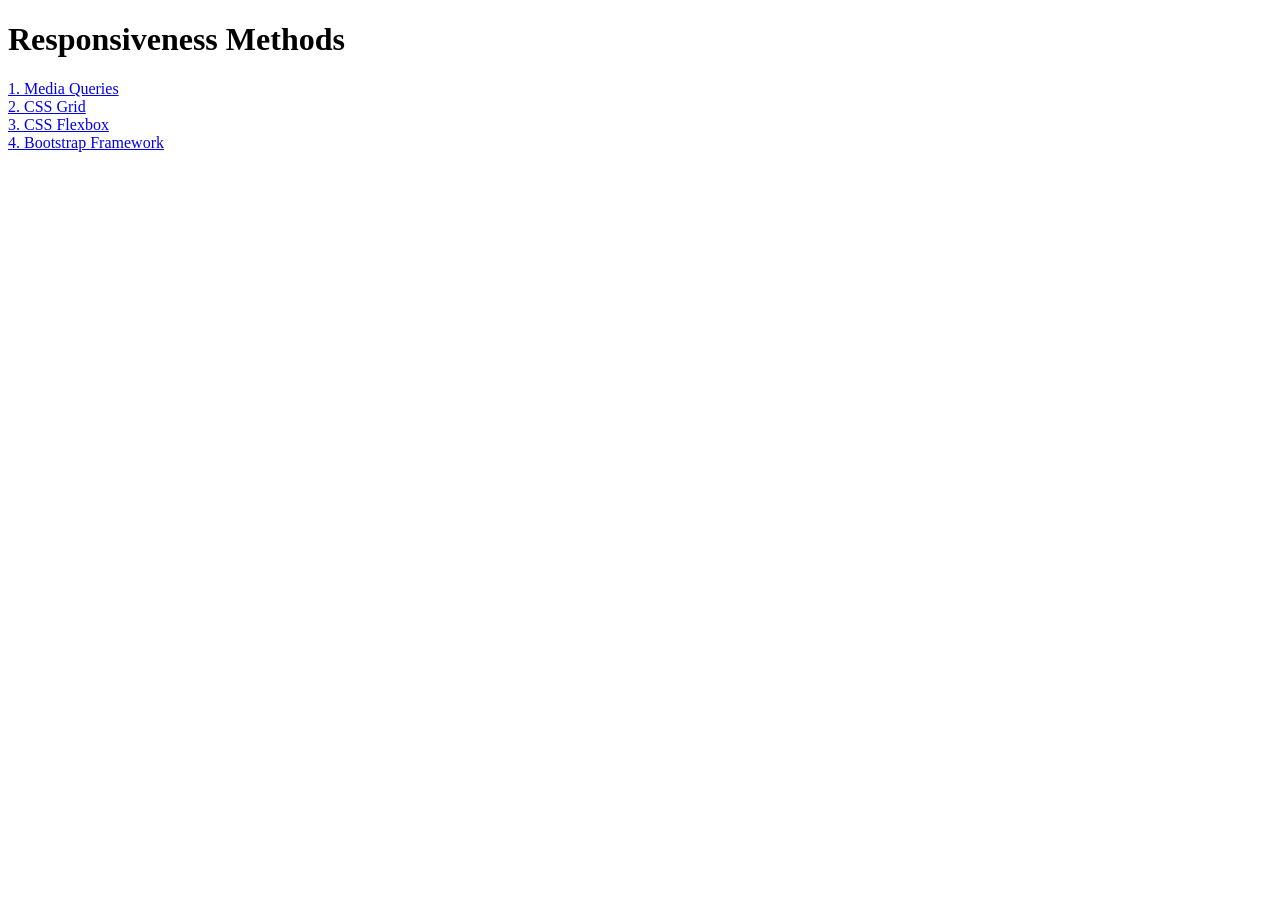
<file: 8.2 Responsiveness/index.html>
<!DOCTYPE html>
<html lang="en">

<head>
  <meta charset="UTF-8">
  <meta name="viewport" content="width=device-width, initial-scale=1.0">
  <title>Responsiveness</title>
  <style>
    a {
      display: block;
    }
  </style>
</head>

<body>
  <h1>Responsiveness Methods</h1>
  <a href="./media-query.html">1. Media Queries</a>
  <a href="./grid.html">2. CSS Grid</a>
  <a href="./flexbox.html">3. CSS Flexbox</a>
  <a href="./bootstrap.html">4. Bootstrap Framework</a>
</body>

</html>
</file>
<file: 11.3 TinDog Project/css/style.css>
.gradient-background {
  background: linear-gradient(300deg, #00bfff, #ff4c68, #ef8172);
  background-size: 180% 180%;
  animation: gradient-animation 18s ease infinite;
}

@keyframes gradient-animation {
  0% {
    background-position: 0% 50%;
  }
  50% {
    background-position: 100% 50%;
  }
  100% {
    background-position: 0% 50%;
  }
}

.icon-square {
  width: 3rem;
  height: 3rem;
  border-radius: 0.75rem;
}

.profile-img {
  height: 100px;
  border-radius: 50%;
}
</file>
<file: 5.3 CSS Selectors [done]/style.css>
ol {
  margin-left: -40px;
  margin-top: -20px;
  list-style-position: inside;
}

/* Write your CSS below, don't change the rules above. */

p {
  color: red;
}

.note {
  font-size: 20px;
}

#id-selector-demo {
  color: green;
}

li[value="4"] {
  color: blue;
}

html {
  text-align: center;
}
</file>
<file: 5.4 Color Vocab Project [done]/style.css>
img {
    width: 200px;
    height: 200px;
}

p {
    font-weight: normal;
}

#red {
    color: red;
}

#blue {
    color: blue;
}

#orange {
    color: orange;
}

#yellow {
    color: yellow;
}

#green {
    color: green;
}
</file>
<file: 6.4 Motivation Meme Project [done]/style.css>
body {
    background-color: black;
}

.poster {
    width: 50%;
    margin-left: 25%;
    margin-top: 100px;
    color: white;
    font-family: "Libre Baskerville", serif;
    font-size: 3rem;
    text-align: center;
}

p {
    font-size: 2rem;
}

img {
    width: 100%;
    border-radius: 50%;
    border: 5px solid white;
    width: 400px ;
}
</file>
<file: 7.0 CSS Cascade [done]/style.css>
/* Don't change the existing CSS. */

.box {
  background-color: blue;
  padding: 10px;
}

p {
  color: yellow;
  margin: 0;
  padding: 0;
}

#outer-box {
  background-color: purple;
}

.inner-box {
  background-color: red;
}

.white-text {
  color: white;
}
</file>
